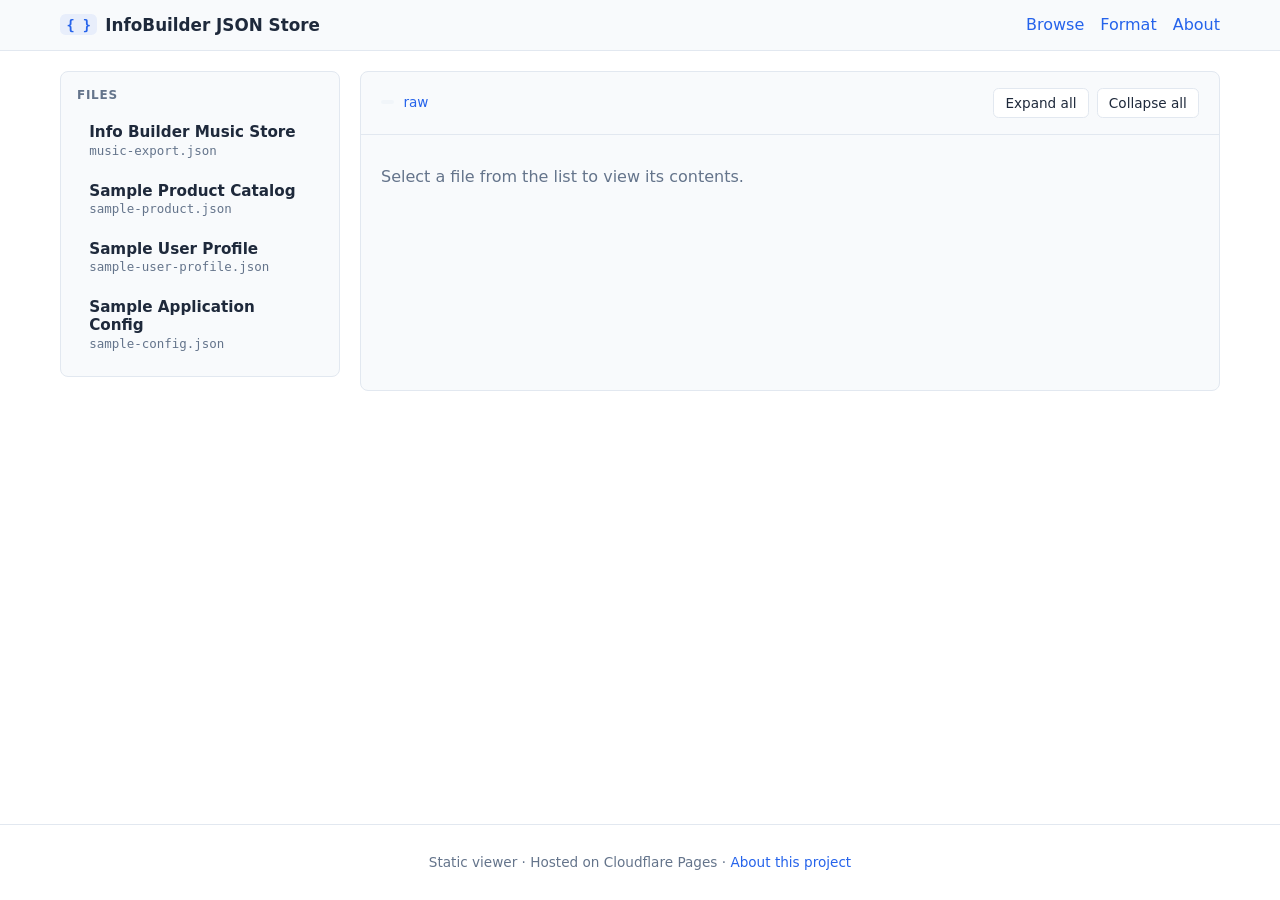
<file: index.html>
<!doctype html>
<html lang="en">
  <head>
    <meta charset="utf-8" />
    <meta name="viewport" content="width=device-width, initial-scale=1" />
    <meta name="color-scheme" content="light dark" />
    <title>InfoBuilder JSON Store</title>
    <link rel="icon" href="/assets/favicon.svg" type="image/svg+xml">
    <link rel="stylesheet" href="/assets/css/styles.css">
    <script defer src="/assets/js/main.js"></script>
  </head>
  <body>
    <header class="site-header">
      <div class="site-header__inner">
        <a class="site-title" href="/">
          <span class="site-title__mark">{ }</span>
          InfoBuilder JSON Store
        </a>
        <nav class="site-nav">
          <a href="/">Browse</a>
          <a href="/format/">Format</a>
          <a href="/about/">About</a>
        </nav>
      </div>
    </header>

    <main class="layout">
      <aside class="sidebar" aria-label="JSON files">
        <h2 class="sidebar__heading">Files</h2>
        <ul id="file-list" class="file-list" aria-live="polite">
          <li class="file-list__status">Loading…</li>
        </ul>
      </aside>

      <section class="viewer" aria-label="JSON viewer">
        <div class="viewer__toolbar" id="viewer-toolbar" hidden>
          <div class="viewer__meta">
            <h2 id="viewer-title" class="viewer__title"></h2>
            <p id="viewer-description" class="viewer__description"></p>
            <p class="viewer__path">
              <code id="viewer-path"></code>
              <a id="viewer-raw" href="#" target="_blank" rel="noopener">raw</a>
            </p>
          </div>
          <div class="viewer__actions">
            <button type="button" id="expand-all">Expand all</button>
            <button type="button" id="collapse-all">Collapse all</button>
          </div>
        </div>
        <div id="viewer" class="viewer__content">
          <p class="viewer__placeholder">Select a file from the list to view its contents.</p>
        </div>
      </section>
    </main>

    <footer class="site-footer">
      <p>Static viewer · Hosted on Cloudflare Pages · <a href="/about/">About this project</a></p>
    </footer>
  </body>
</html>
</file>
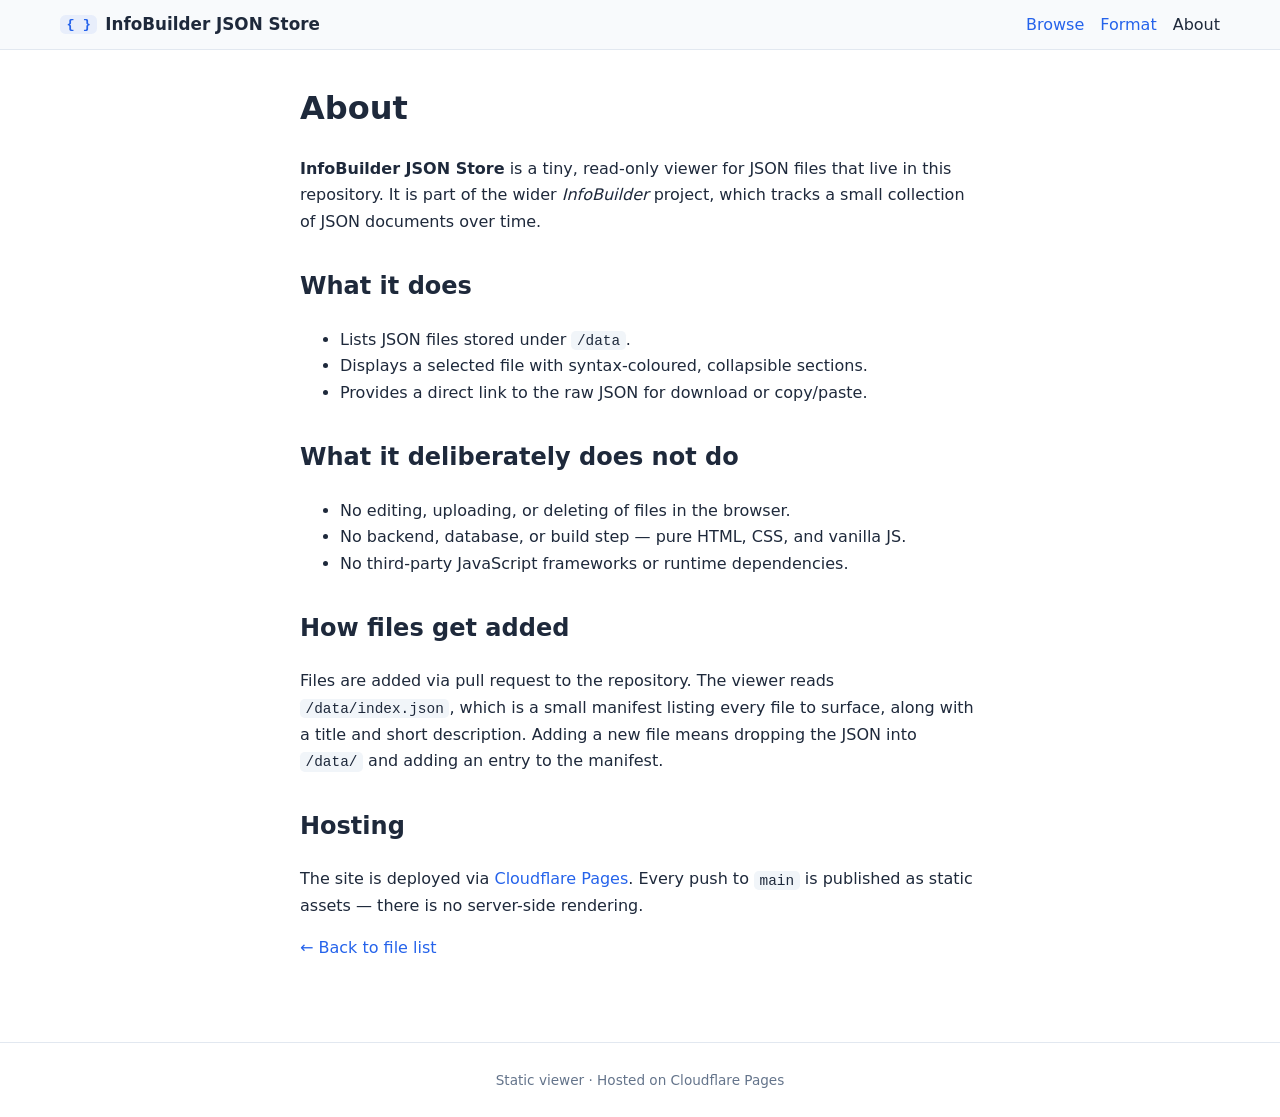
<file: about/index.html>
<!doctype html>
<html lang="en">
  <head>
    <meta charset="utf-8" />
    <meta name="viewport" content="width=device-width, initial-scale=1" />
    <meta name="color-scheme" content="light dark" />
    <title>About · InfoBuilder JSON Store</title>
    <link rel="icon" href="/assets/favicon.svg" type="image/svg+xml">
    <link rel="stylesheet" href="/assets/css/styles.css">
  </head>
  <body>
    <header class="site-header">
      <div class="site-header__inner">
        <a class="site-title" href="/">
          <span class="site-title__mark">{ }</span>
          InfoBuilder JSON Store
        </a>
        <nav class="site-nav">
          <a href="/">Browse</a>
          <a href="/format/">Format</a>
          <a href="/about/" aria-current="page">About</a>
        </nav>
      </div>
    </header>

    <main class="prose">
      <h1>About</h1>
      <p>
        <strong>InfoBuilder JSON Store</strong> is a tiny, read-only viewer for JSON
        files that live in this repository. It is part of the wider
        <em>InfoBuilder</em> project, which tracks a small collection of JSON
        documents over time.
      </p>

      <h2>What it does</h2>
      <ul>
        <li>Lists JSON files stored under <code>/data</code>.</li>
        <li>Displays a selected file with syntax-coloured, collapsible sections.</li>
        <li>Provides a direct link to the raw JSON for download or copy/paste.</li>
      </ul>

      <h2>What it deliberately does not do</h2>
      <ul>
        <li>No editing, uploading, or deleting of files in the browser.</li>
        <li>No backend, database, or build step — pure HTML, CSS, and vanilla JS.</li>
        <li>No third-party JavaScript frameworks or runtime dependencies.</li>
      </ul>

      <h2>How files get added</h2>
      <p>
        Files are added via pull request to the repository. The viewer reads
        <code>/data/index.json</code>, which is a small manifest listing every
        file to surface, along with a title and short description. Adding a new
        file means dropping the JSON into <code>/data/</code> and adding an entry
        to the manifest.
      </p>

      <h2>Hosting</h2>
      <p>
        The site is deployed via <a href="https://pages.cloudflare.com/">Cloudflare Pages</a>.
        Every push to <code>main</code> is published as static assets — there is no
        server-side rendering.
      </p>

      <p><a href="/">← Back to file list</a></p>
    </main>

    <footer class="site-footer">
      <p>Static viewer · Hosted on Cloudflare Pages</p>
    </footer>
  </body>
</html>
</file>
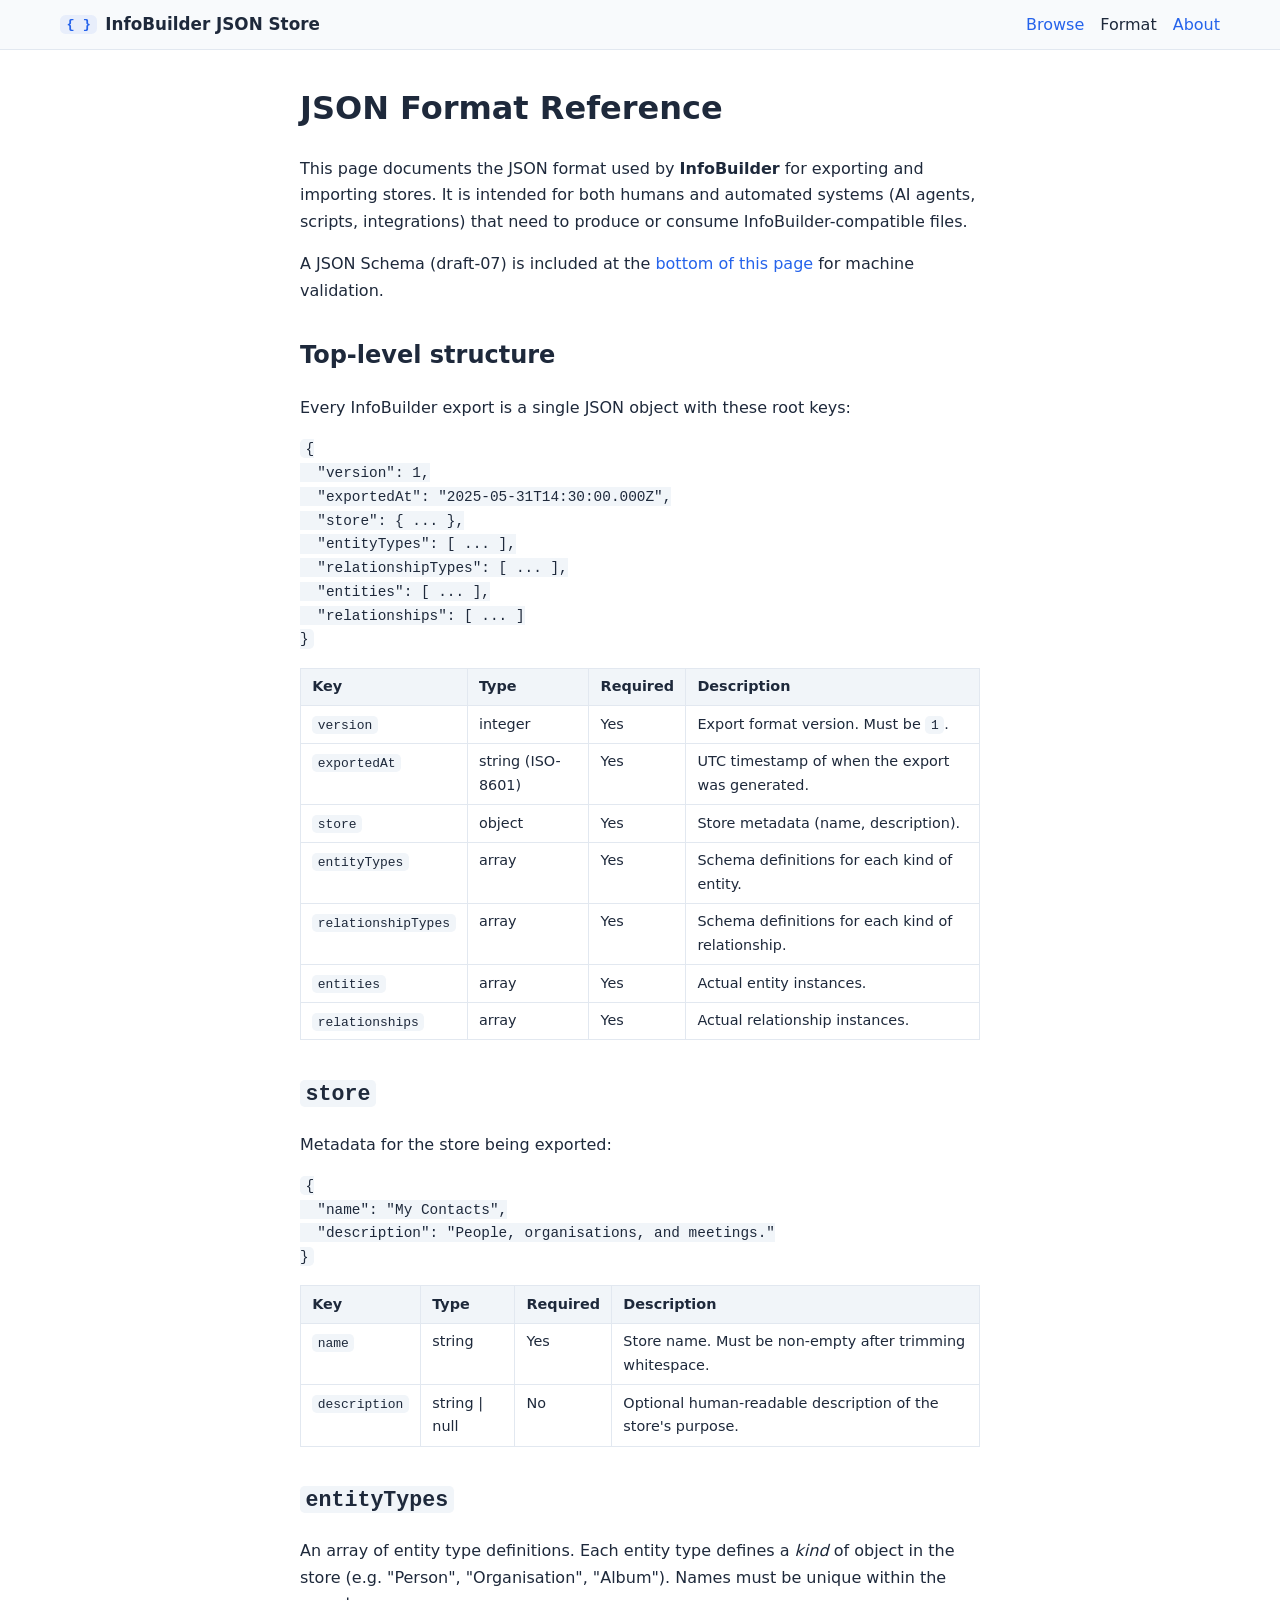
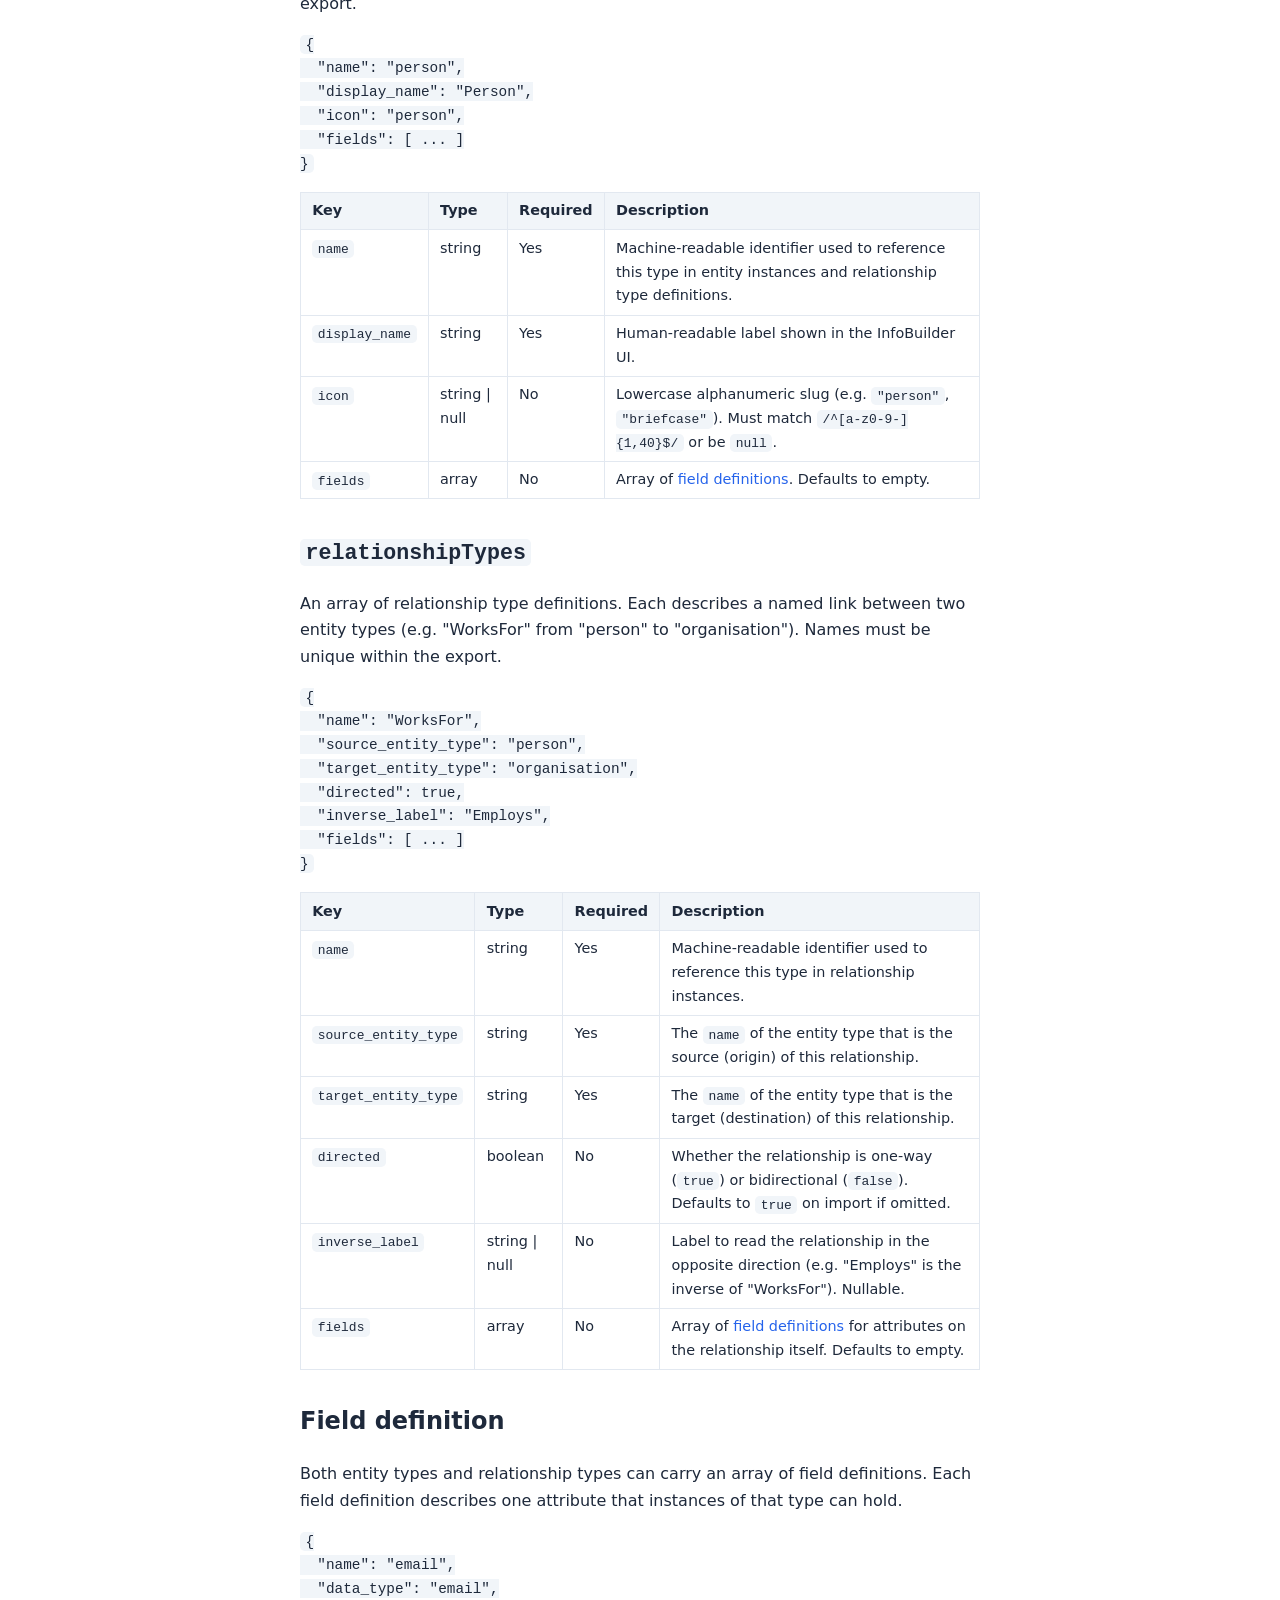
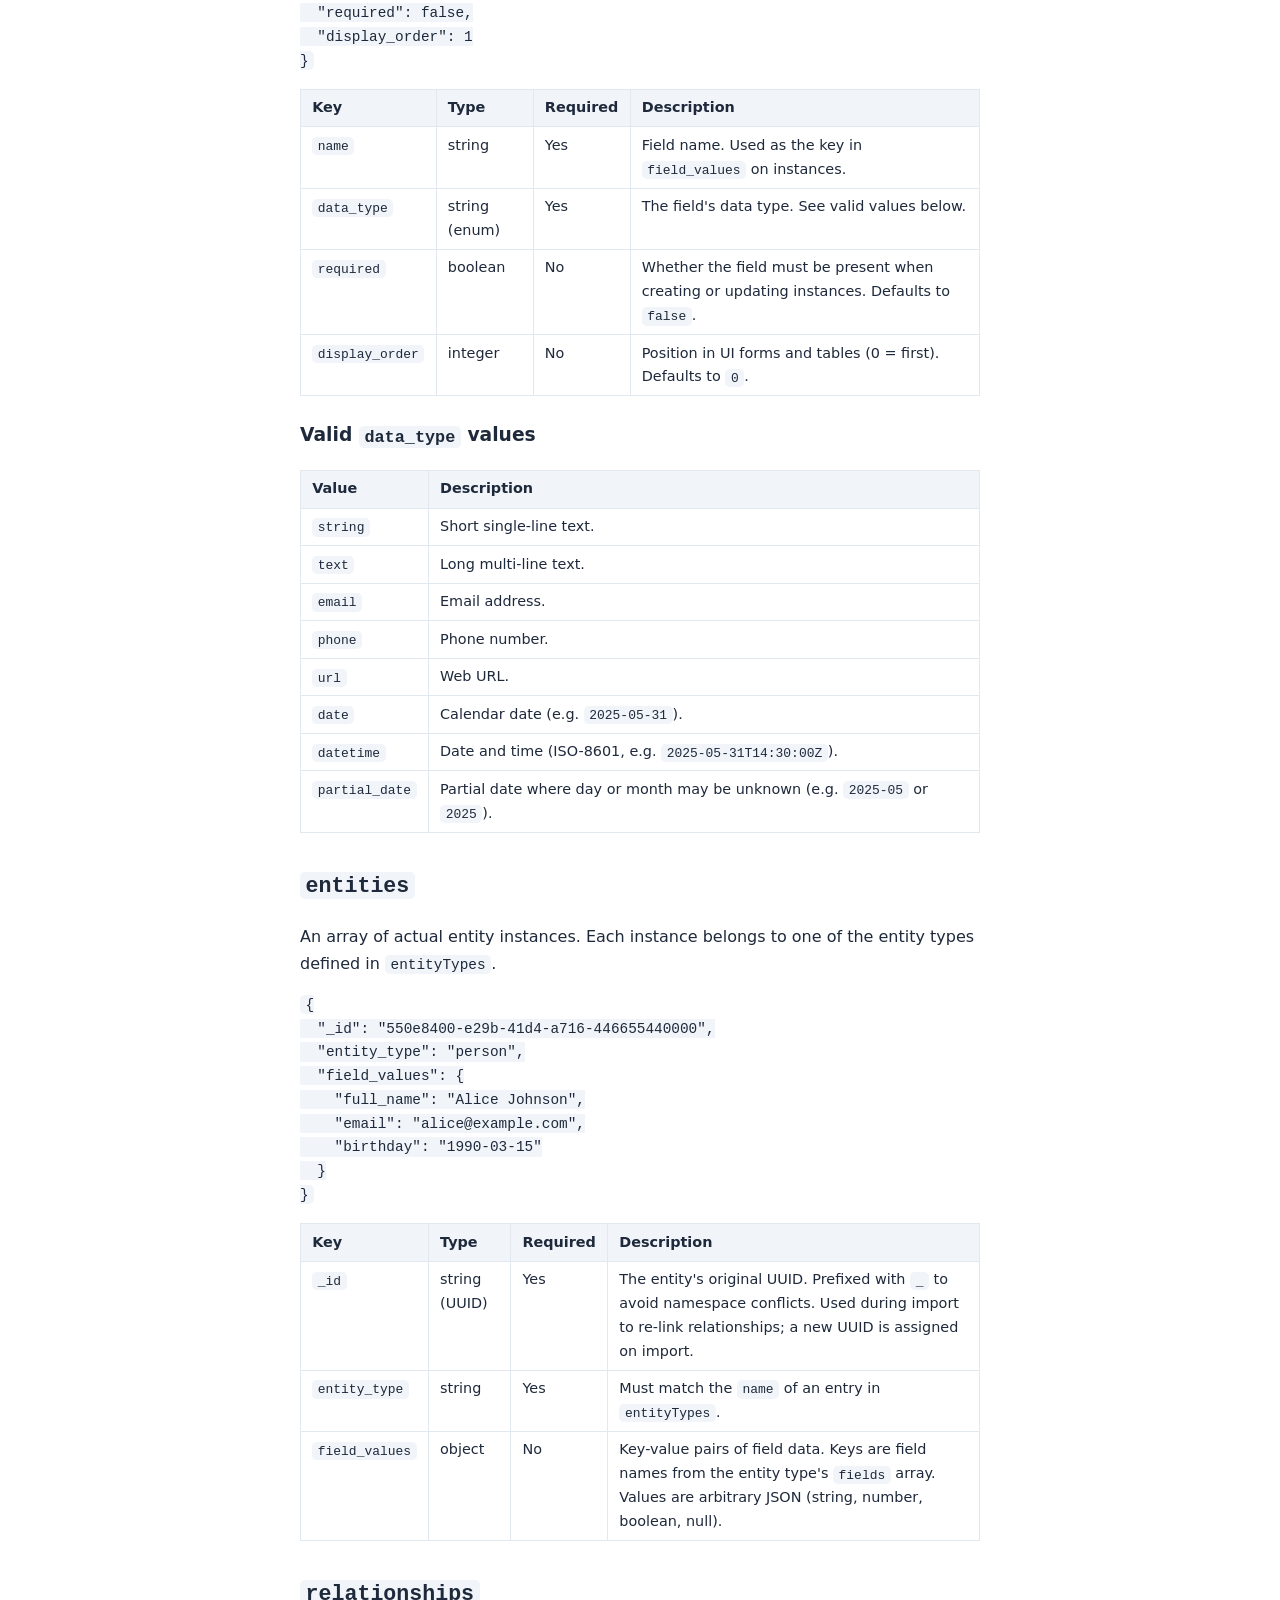
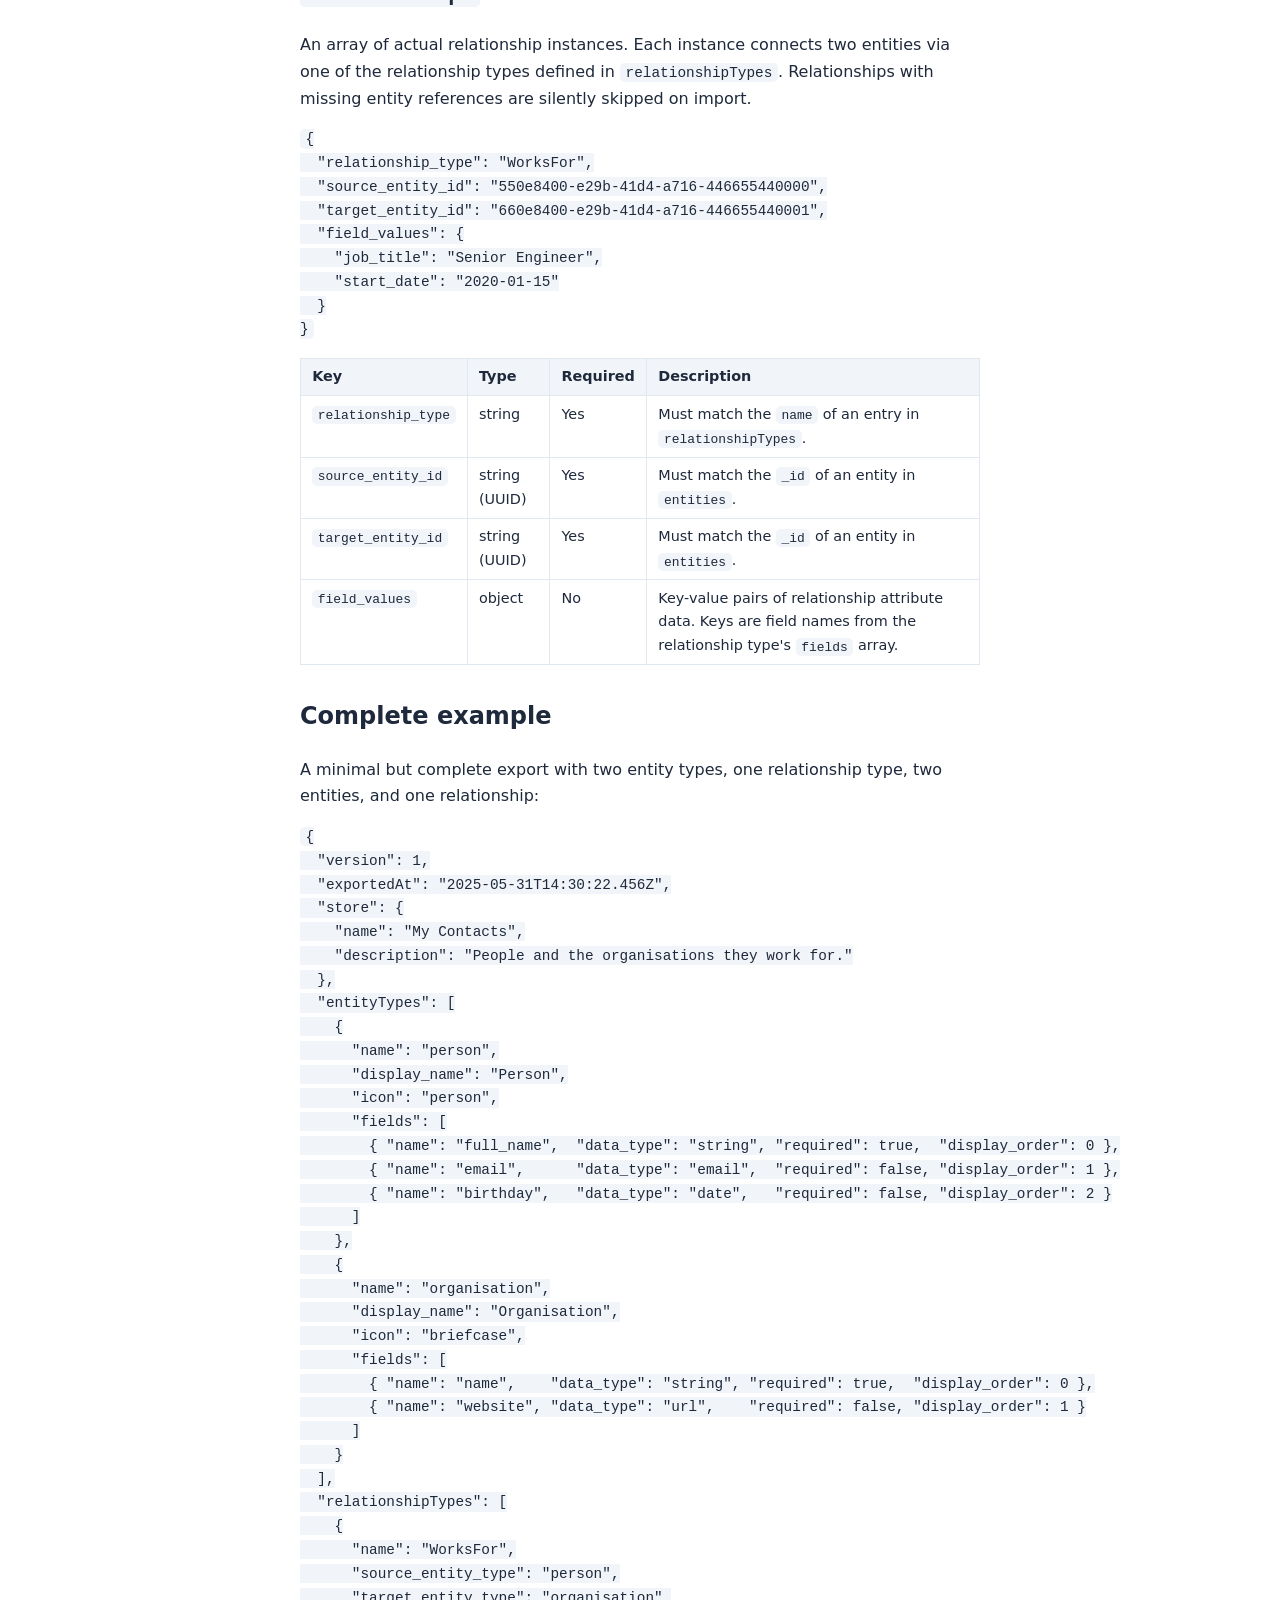
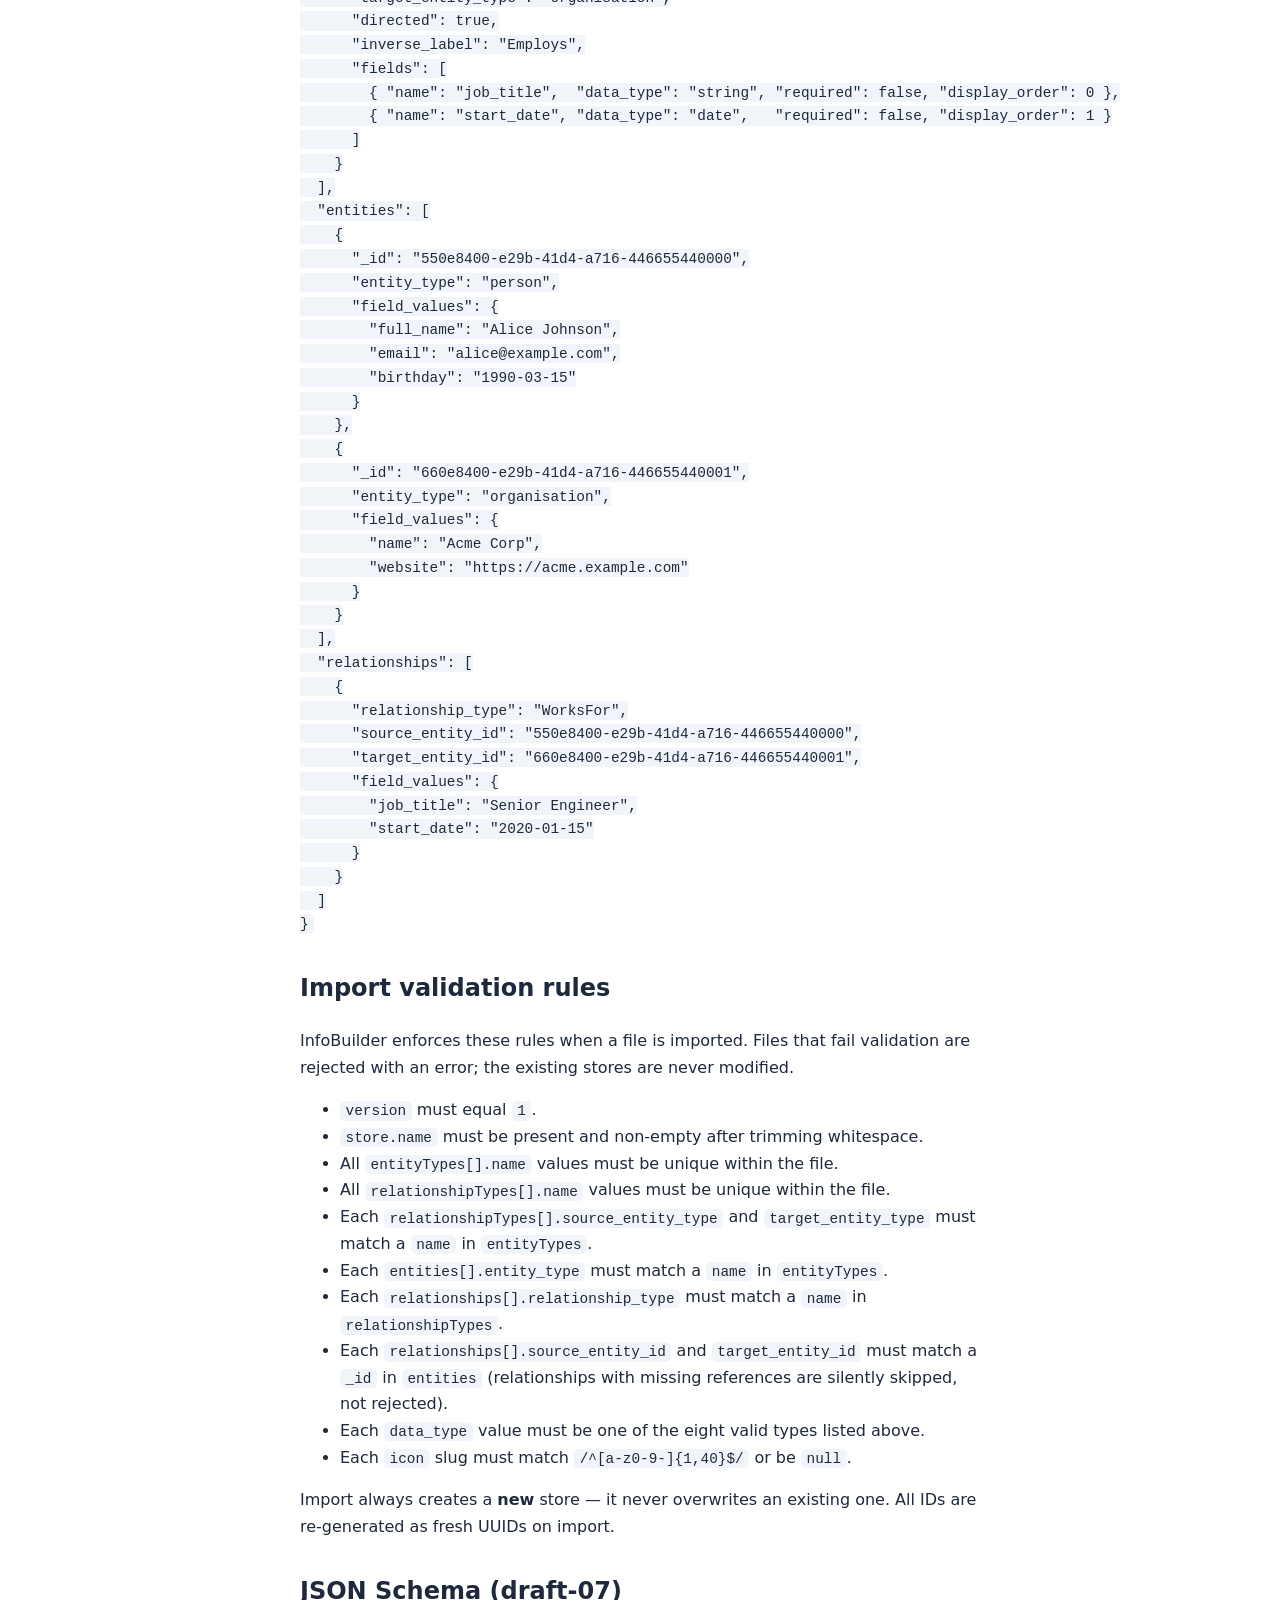
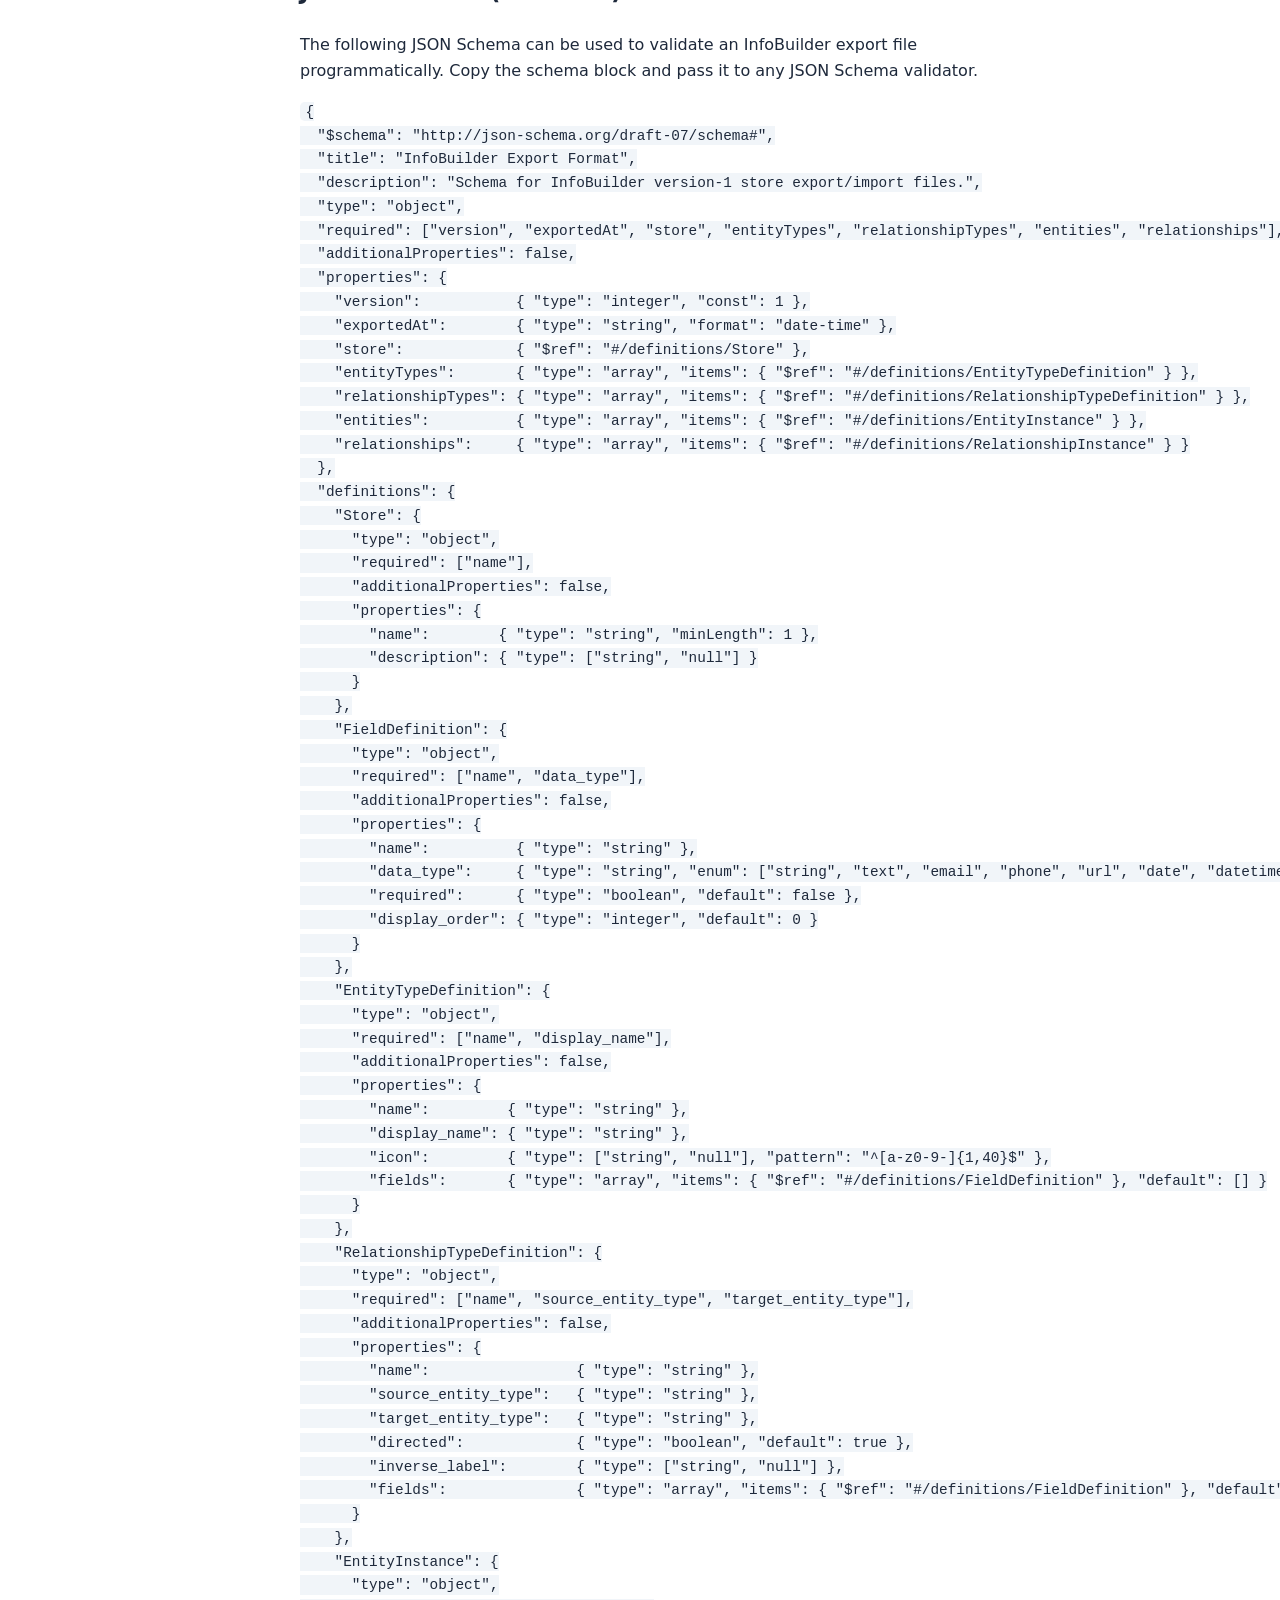
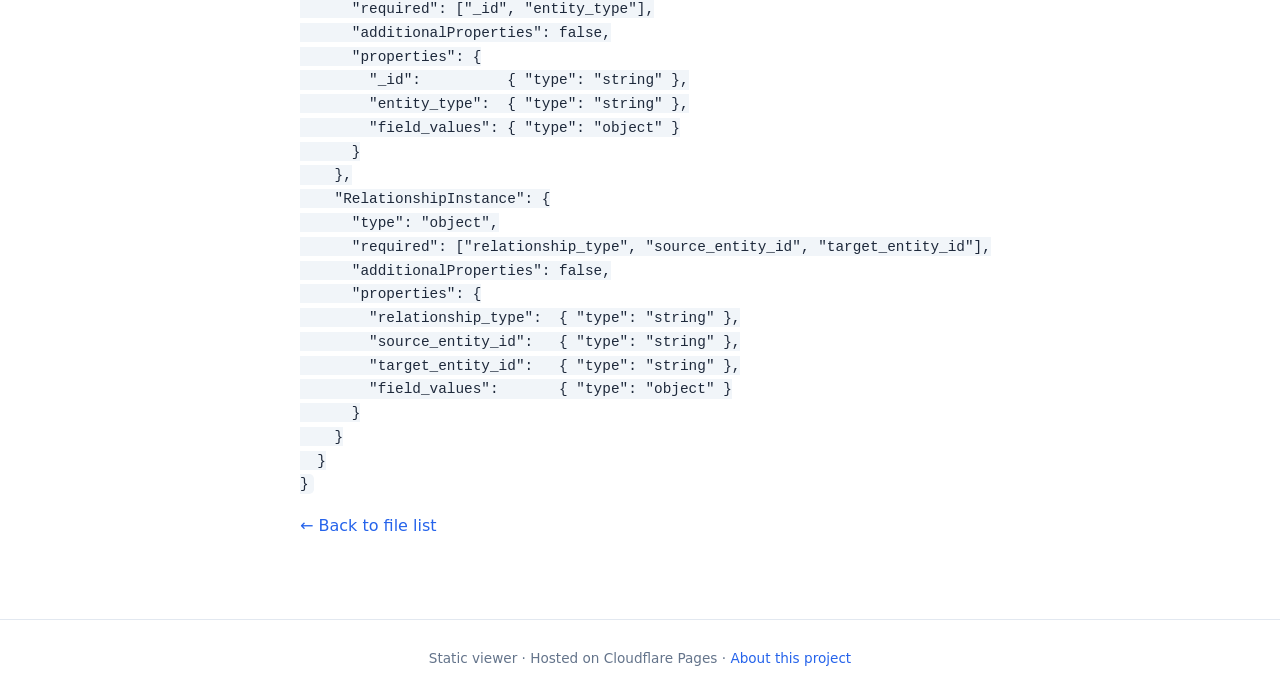
<file: format/index.html>
<!doctype html>
<html lang="en">
  <head>
    <meta charset="utf-8" />
    <meta name="viewport" content="width=device-width, initial-scale=1" />
    <meta name="color-scheme" content="light dark" />
    <title>JSON Format · InfoBuilder JSON Store</title>
    <meta name="description" content="Reference documentation for the InfoBuilder JSON export/import format. Covers all fields, data types, and validation rules." />
    <link rel="icon" href="/assets/favicon.svg" type="image/svg+xml">
    <link rel="stylesheet" href="/assets/css/styles.css">
  </head>
  <body>
    <header class="site-header">
      <div class="site-header__inner">
        <a class="site-title" href="/">
          <span class="site-title__mark">{ }</span>
          InfoBuilder JSON Store
        </a>
        <nav class="site-nav">
          <a href="/">Browse</a>
          <a href="/format/" aria-current="page">Format</a>
          <a href="/about/">About</a>
        </nav>
      </div>
    </header>

    <main class="prose">
      <h1>JSON Format Reference</h1>
      <p>
        This page documents the JSON format used by <strong>InfoBuilder</strong> for
        exporting and importing stores. It is intended for both humans and automated
        systems (AI agents, scripts, integrations) that need to produce or consume
        InfoBuilder-compatible files.
      </p>
      <p>
        A JSON Schema (draft-07) is included at the <a href="#json-schema">bottom of this page</a>
        for machine validation.
      </p>

      <h2 id="top-level-structure">Top-level structure</h2>
      <p>Every InfoBuilder export is a single JSON object with these root keys:</p>
      <pre><code>{
  "version": 1,
  "exportedAt": "2025-05-31T14:30:00.000Z",
  "store": { ... },
  "entityTypes": [ ... ],
  "relationshipTypes": [ ... ],
  "entities": [ ... ],
  "relationships": [ ... ]
}</code></pre>

      <table>
        <thead>
          <tr>
            <th>Key</th>
            <th>Type</th>
            <th>Required</th>
            <th>Description</th>
          </tr>
        </thead>
        <tbody>
          <tr>
            <td><code>version</code></td>
            <td>integer</td>
            <td>Yes</td>
            <td>Export format version. Must be <code>1</code>.</td>
          </tr>
          <tr>
            <td><code>exportedAt</code></td>
            <td>string (ISO-8601)</td>
            <td>Yes</td>
            <td>UTC timestamp of when the export was generated.</td>
          </tr>
          <tr>
            <td><code>store</code></td>
            <td>object</td>
            <td>Yes</td>
            <td>Store metadata (name, description).</td>
          </tr>
          <tr>
            <td><code>entityTypes</code></td>
            <td>array</td>
            <td>Yes</td>
            <td>Schema definitions for each kind of entity.</td>
          </tr>
          <tr>
            <td><code>relationshipTypes</code></td>
            <td>array</td>
            <td>Yes</td>
            <td>Schema definitions for each kind of relationship.</td>
          </tr>
          <tr>
            <td><code>entities</code></td>
            <td>array</td>
            <td>Yes</td>
            <td>Actual entity instances.</td>
          </tr>
          <tr>
            <td><code>relationships</code></td>
            <td>array</td>
            <td>Yes</td>
            <td>Actual relationship instances.</td>
          </tr>
        </tbody>
      </table>

      <h2 id="store"><code>store</code></h2>
      <p>Metadata for the store being exported:</p>
      <pre><code>{
  "name": "My Contacts",
  "description": "People, organisations, and meetings."
}</code></pre>

      <table>
        <thead>
          <tr><th>Key</th><th>Type</th><th>Required</th><th>Description</th></tr>
        </thead>
        <tbody>
          <tr>
            <td><code>name</code></td>
            <td>string</td>
            <td>Yes</td>
            <td>Store name. Must be non-empty after trimming whitespace.</td>
          </tr>
          <tr>
            <td><code>description</code></td>
            <td>string | null</td>
            <td>No</td>
            <td>Optional human-readable description of the store's purpose.</td>
          </tr>
        </tbody>
      </table>

      <h2 id="entity-types"><code>entityTypes</code></h2>
      <p>
        An array of entity type definitions. Each entity type defines a <em>kind</em> of
        object in the store (e.g. "Person", "Organisation", "Album"). Names must be
        unique within the export.
      </p>
      <pre><code>{
  "name": "person",
  "display_name": "Person",
  "icon": "person",
  "fields": [ ... ]
}</code></pre>

      <table>
        <thead>
          <tr><th>Key</th><th>Type</th><th>Required</th><th>Description</th></tr>
        </thead>
        <tbody>
          <tr>
            <td><code>name</code></td>
            <td>string</td>
            <td>Yes</td>
            <td>Machine-readable identifier used to reference this type in entity instances and relationship type definitions.</td>
          </tr>
          <tr>
            <td><code>display_name</code></td>
            <td>string</td>
            <td>Yes</td>
            <td>Human-readable label shown in the InfoBuilder UI.</td>
          </tr>
          <tr>
            <td><code>icon</code></td>
            <td>string | null</td>
            <td>No</td>
            <td>Lowercase alphanumeric slug (e.g. <code>"person"</code>, <code>"briefcase"</code>). Must match <code>/^[a-z0-9-]{1,40}$/</code> or be <code>null</code>.</td>
          </tr>
          <tr>
            <td><code>fields</code></td>
            <td>array</td>
            <td>No</td>
            <td>Array of <a href="#field-definition">field definitions</a>. Defaults to empty.</td>
          </tr>
        </tbody>
      </table>

      <h2 id="relationship-types"><code>relationshipTypes</code></h2>
      <p>
        An array of relationship type definitions. Each describes a named link between
        two entity types (e.g. "WorksFor" from "person" to "organisation"). Names must
        be unique within the export.
      </p>
      <pre><code>{
  "name": "WorksFor",
  "source_entity_type": "person",
  "target_entity_type": "organisation",
  "directed": true,
  "inverse_label": "Employs",
  "fields": [ ... ]
}</code></pre>

      <table>
        <thead>
          <tr><th>Key</th><th>Type</th><th>Required</th><th>Description</th></tr>
        </thead>
        <tbody>
          <tr>
            <td><code>name</code></td>
            <td>string</td>
            <td>Yes</td>
            <td>Machine-readable identifier used to reference this type in relationship instances.</td>
          </tr>
          <tr>
            <td><code>source_entity_type</code></td>
            <td>string</td>
            <td>Yes</td>
            <td>The <code>name</code> of the entity type that is the source (origin) of this relationship.</td>
          </tr>
          <tr>
            <td><code>target_entity_type</code></td>
            <td>string</td>
            <td>Yes</td>
            <td>The <code>name</code> of the entity type that is the target (destination) of this relationship.</td>
          </tr>
          <tr>
            <td><code>directed</code></td>
            <td>boolean</td>
            <td>No</td>
            <td>Whether the relationship is one-way (<code>true</code>) or bidirectional (<code>false</code>). Defaults to <code>true</code> on import if omitted.</td>
          </tr>
          <tr>
            <td><code>inverse_label</code></td>
            <td>string | null</td>
            <td>No</td>
            <td>Label to read the relationship in the opposite direction (e.g. "Employs" is the inverse of "WorksFor"). Nullable.</td>
          </tr>
          <tr>
            <td><code>fields</code></td>
            <td>array</td>
            <td>No</td>
            <td>Array of <a href="#field-definition">field definitions</a> for attributes on the relationship itself. Defaults to empty.</td>
          </tr>
        </tbody>
      </table>

      <h2 id="field-definition">Field definition</h2>
      <p>
        Both entity types and relationship types can carry an array of field definitions.
        Each field definition describes one attribute that instances of that type can hold.
      </p>
      <pre><code>{
  "name": "email",
  "data_type": "email",
  "required": false,
  "display_order": 1
}</code></pre>

      <table>
        <thead>
          <tr><th>Key</th><th>Type</th><th>Required</th><th>Description</th></tr>
        </thead>
        <tbody>
          <tr>
            <td><code>name</code></td>
            <td>string</td>
            <td>Yes</td>
            <td>Field name. Used as the key in <code>field_values</code> on instances.</td>
          </tr>
          <tr>
            <td><code>data_type</code></td>
            <td>string (enum)</td>
            <td>Yes</td>
            <td>The field's data type. See valid values below.</td>
          </tr>
          <tr>
            <td><code>required</code></td>
            <td>boolean</td>
            <td>No</td>
            <td>Whether the field must be present when creating or updating instances. Defaults to <code>false</code>.</td>
          </tr>
          <tr>
            <td><code>display_order</code></td>
            <td>integer</td>
            <td>No</td>
            <td>Position in UI forms and tables (0 = first). Defaults to <code>0</code>.</td>
          </tr>
        </tbody>
      </table>

      <h3 id="data-types">Valid <code>data_type</code> values</h3>
      <table>
        <thead>
          <tr><th>Value</th><th>Description</th></tr>
        </thead>
        <tbody>
          <tr><td><code>string</code></td><td>Short single-line text.</td></tr>
          <tr><td><code>text</code></td><td>Long multi-line text.</td></tr>
          <tr><td><code>email</code></td><td>Email address.</td></tr>
          <tr><td><code>phone</code></td><td>Phone number.</td></tr>
          <tr><td><code>url</code></td><td>Web URL.</td></tr>
          <tr><td><code>date</code></td><td>Calendar date (e.g. <code>2025-05-31</code>).</td></tr>
          <tr><td><code>datetime</code></td><td>Date and time (ISO-8601, e.g. <code>2025-05-31T14:30:00Z</code>).</td></tr>
          <tr><td><code>partial_date</code></td><td>Partial date where day or month may be unknown (e.g. <code>2025-05</code> or <code>2025</code>).</td></tr>
        </tbody>
      </table>

      <h2 id="entities"><code>entities</code></h2>
      <p>
        An array of actual entity instances. Each instance belongs to one of the entity types
        defined in <code>entityTypes</code>.
      </p>
      <pre><code>{
  "_id": "550e8400-e29b-41d4-a716-446655440000",
  "entity_type": "person",
  "field_values": {
    "full_name": "Alice Johnson",
    "email": "alice@example.com",
    "birthday": "1990-03-15"
  }
}</code></pre>

      <table>
        <thead>
          <tr><th>Key</th><th>Type</th><th>Required</th><th>Description</th></tr>
        </thead>
        <tbody>
          <tr>
            <td><code>_id</code></td>
            <td>string (UUID)</td>
            <td>Yes</td>
            <td>The entity's original UUID. Prefixed with <code>_</code> to avoid namespace conflicts. Used during import to re-link relationships; a new UUID is assigned on import.</td>
          </tr>
          <tr>
            <td><code>entity_type</code></td>
            <td>string</td>
            <td>Yes</td>
            <td>Must match the <code>name</code> of an entry in <code>entityTypes</code>.</td>
          </tr>
          <tr>
            <td><code>field_values</code></td>
            <td>object</td>
            <td>No</td>
            <td>Key-value pairs of field data. Keys are field names from the entity type's <code>fields</code> array. Values are arbitrary JSON (string, number, boolean, null).</td>
          </tr>
        </tbody>
      </table>

      <h2 id="relationships"><code>relationships</code></h2>
      <p>
        An array of actual relationship instances. Each instance connects two entities
        via one of the relationship types defined in <code>relationshipTypes</code>.
        Relationships with missing entity references are silently skipped on import.
      </p>
      <pre><code>{
  "relationship_type": "WorksFor",
  "source_entity_id": "550e8400-e29b-41d4-a716-446655440000",
  "target_entity_id": "660e8400-e29b-41d4-a716-446655440001",
  "field_values": {
    "job_title": "Senior Engineer",
    "start_date": "2020-01-15"
  }
}</code></pre>

      <table>
        <thead>
          <tr><th>Key</th><th>Type</th><th>Required</th><th>Description</th></tr>
        </thead>
        <tbody>
          <tr>
            <td><code>relationship_type</code></td>
            <td>string</td>
            <td>Yes</td>
            <td>Must match the <code>name</code> of an entry in <code>relationshipTypes</code>.</td>
          </tr>
          <tr>
            <td><code>source_entity_id</code></td>
            <td>string (UUID)</td>
            <td>Yes</td>
            <td>Must match the <code>_id</code> of an entity in <code>entities</code>.</td>
          </tr>
          <tr>
            <td><code>target_entity_id</code></td>
            <td>string (UUID)</td>
            <td>Yes</td>
            <td>Must match the <code>_id</code> of an entity in <code>entities</code>.</td>
          </tr>
          <tr>
            <td><code>field_values</code></td>
            <td>object</td>
            <td>No</td>
            <td>Key-value pairs of relationship attribute data. Keys are field names from the relationship type's <code>fields</code> array.</td>
          </tr>
        </tbody>
      </table>

      <h2 id="complete-example">Complete example</h2>
      <p>A minimal but complete export with two entity types, one relationship type, two entities, and one relationship:</p>
      <pre><code>{
  "version": 1,
  "exportedAt": "2025-05-31T14:30:22.456Z",
  "store": {
    "name": "My Contacts",
    "description": "People and the organisations they work for."
  },
  "entityTypes": [
    {
      "name": "person",
      "display_name": "Person",
      "icon": "person",
      "fields": [
        { "name": "full_name",  "data_type": "string", "required": true,  "display_order": 0 },
        { "name": "email",      "data_type": "email",  "required": false, "display_order": 1 },
        { "name": "birthday",   "data_type": "date",   "required": false, "display_order": 2 }
      ]
    },
    {
      "name": "organisation",
      "display_name": "Organisation",
      "icon": "briefcase",
      "fields": [
        { "name": "name",    "data_type": "string", "required": true,  "display_order": 0 },
        { "name": "website", "data_type": "url",    "required": false, "display_order": 1 }
      ]
    }
  ],
  "relationshipTypes": [
    {
      "name": "WorksFor",
      "source_entity_type": "person",
      "target_entity_type": "organisation",
      "directed": true,
      "inverse_label": "Employs",
      "fields": [
        { "name": "job_title",  "data_type": "string", "required": false, "display_order": 0 },
        { "name": "start_date", "data_type": "date",   "required": false, "display_order": 1 }
      ]
    }
  ],
  "entities": [
    {
      "_id": "550e8400-e29b-41d4-a716-446655440000",
      "entity_type": "person",
      "field_values": {
        "full_name": "Alice Johnson",
        "email": "alice@example.com",
        "birthday": "1990-03-15"
      }
    },
    {
      "_id": "660e8400-e29b-41d4-a716-446655440001",
      "entity_type": "organisation",
      "field_values": {
        "name": "Acme Corp",
        "website": "https://acme.example.com"
      }
    }
  ],
  "relationships": [
    {
      "relationship_type": "WorksFor",
      "source_entity_id": "550e8400-e29b-41d4-a716-446655440000",
      "target_entity_id": "660e8400-e29b-41d4-a716-446655440001",
      "field_values": {
        "job_title": "Senior Engineer",
        "start_date": "2020-01-15"
      }
    }
  ]
}</code></pre>

      <h2 id="validation-rules">Import validation rules</h2>
      <p>InfoBuilder enforces these rules when a file is imported. Files that fail validation are rejected with an error; the existing stores are never modified.</p>
      <ul>
        <li><code>version</code> must equal <code>1</code>.</li>
        <li><code>store.name</code> must be present and non-empty after trimming whitespace.</li>
        <li>All <code>entityTypes[].name</code> values must be unique within the file.</li>
        <li>All <code>relationshipTypes[].name</code> values must be unique within the file.</li>
        <li>Each <code>relationshipTypes[].source_entity_type</code> and <code>target_entity_type</code> must match a <code>name</code> in <code>entityTypes</code>.</li>
        <li>Each <code>entities[].entity_type</code> must match a <code>name</code> in <code>entityTypes</code>.</li>
        <li>Each <code>relationships[].relationship_type</code> must match a <code>name</code> in <code>relationshipTypes</code>.</li>
        <li>Each <code>relationships[].source_entity_id</code> and <code>target_entity_id</code> must match a <code>_id</code> in <code>entities</code> (relationships with missing references are silently skipped, not rejected).</li>
        <li>Each <code>data_type</code> value must be one of the eight valid types listed above.</li>
        <li>Each <code>icon</code> slug must match <code>/^[a-z0-9-]{1,40}$/</code> or be <code>null</code>.</li>
      </ul>
      <p>Import always creates a <strong>new</strong> store — it never overwrites an existing one. All IDs are re-generated as fresh UUIDs on import.</p>

      <h2 id="json-schema">JSON Schema (draft-07)</h2>
      <p>
        The following JSON Schema can be used to validate an InfoBuilder export file
        programmatically. Copy the schema block and pass it to any JSON Schema validator.
      </p>
      <pre><code>{
  "$schema": "http://json-schema.org/draft-07/schema#",
  "title": "InfoBuilder Export Format",
  "description": "Schema for InfoBuilder version-1 store export/import files.",
  "type": "object",
  "required": ["version", "exportedAt", "store", "entityTypes", "relationshipTypes", "entities", "relationships"],
  "additionalProperties": false,
  "properties": {
    "version":           { "type": "integer", "const": 1 },
    "exportedAt":        { "type": "string", "format": "date-time" },
    "store":             { "$ref": "#/definitions/Store" },
    "entityTypes":       { "type": "array", "items": { "$ref": "#/definitions/EntityTypeDefinition" } },
    "relationshipTypes": { "type": "array", "items": { "$ref": "#/definitions/RelationshipTypeDefinition" } },
    "entities":          { "type": "array", "items": { "$ref": "#/definitions/EntityInstance" } },
    "relationships":     { "type": "array", "items": { "$ref": "#/definitions/RelationshipInstance" } }
  },
  "definitions": {
    "Store": {
      "type": "object",
      "required": ["name"],
      "additionalProperties": false,
      "properties": {
        "name":        { "type": "string", "minLength": 1 },
        "description": { "type": ["string", "null"] }
      }
    },
    "FieldDefinition": {
      "type": "object",
      "required": ["name", "data_type"],
      "additionalProperties": false,
      "properties": {
        "name":          { "type": "string" },
        "data_type":     { "type": "string", "enum": ["string", "text", "email", "phone", "url", "date", "datetime", "partial_date"] },
        "required":      { "type": "boolean", "default": false },
        "display_order": { "type": "integer", "default": 0 }
      }
    },
    "EntityTypeDefinition": {
      "type": "object",
      "required": ["name", "display_name"],
      "additionalProperties": false,
      "properties": {
        "name":         { "type": "string" },
        "display_name": { "type": "string" },
        "icon":         { "type": ["string", "null"], "pattern": "^[a-z0-9-]{1,40}$" },
        "fields":       { "type": "array", "items": { "$ref": "#/definitions/FieldDefinition" }, "default": [] }
      }
    },
    "RelationshipTypeDefinition": {
      "type": "object",
      "required": ["name", "source_entity_type", "target_entity_type"],
      "additionalProperties": false,
      "properties": {
        "name":                 { "type": "string" },
        "source_entity_type":   { "type": "string" },
        "target_entity_type":   { "type": "string" },
        "directed":             { "type": "boolean", "default": true },
        "inverse_label":        { "type": ["string", "null"] },
        "fields":               { "type": "array", "items": { "$ref": "#/definitions/FieldDefinition" }, "default": [] }
      }
    },
    "EntityInstance": {
      "type": "object",
      "required": ["_id", "entity_type"],
      "additionalProperties": false,
      "properties": {
        "_id":          { "type": "string" },
        "entity_type":  { "type": "string" },
        "field_values": { "type": "object" }
      }
    },
    "RelationshipInstance": {
      "type": "object",
      "required": ["relationship_type", "source_entity_id", "target_entity_id"],
      "additionalProperties": false,
      "properties": {
        "relationship_type":  { "type": "string" },
        "source_entity_id":   { "type": "string" },
        "target_entity_id":   { "type": "string" },
        "field_values":       { "type": "object" }
      }
    }
  }
}</code></pre>

      <p><a href="/">← Back to file list</a></p>
    </main>

    <footer class="site-footer">
      <p>Static viewer · Hosted on Cloudflare Pages · <a href="/about/">About this project</a></p>
    </footer>
  </body>
</html>
</file>
<file: assets/css/styles.css>
:root {
  color-scheme: light dark;
  --color-bg: #ffffff;
  --color-bg-elev: #f8fafc;
  --color-text: #1e293b;
  --color-muted: #64748b;
  --color-accent: #2563eb;
  --color-accent-soft: rgba(37, 99, 235, 0.08);
  --color-border: #e2e8f0;
  --color-code-bg: #f1f5f9;

  /* JSON token colors (light) */
  --tok-key: #0f766e;
  --tok-string: #b45309;
  --tok-number: #2563eb;
  --tok-bool: #9333ea;
  --tok-null: #64748b;
  --tok-punct: #475569;
}

@media (prefers-color-scheme: dark) {
  :root {
    --color-bg: #0f172a;
    --color-bg-elev: #111c34;
    --color-text: #e2e8f0;
    --color-muted: #94a3b8;
    --color-accent: #60a5fa;
    --color-accent-soft: rgba(96, 165, 250, 0.12);
    --color-border: #1e293b;
    --color-code-bg: #0b1424;

    --tok-key: #5eead4;
    --tok-string: #fbbf24;
    --tok-number: #93c5fd;
    --tok-bool: #c4b5fd;
    --tok-null: #94a3b8;
    --tok-punct: #94a3b8;
  }
}

* {
  box-sizing: border-box;
}

html, body {
  margin: 0;
  padding: 0;
}

body {
  font-family: system-ui, -apple-system, "Segoe UI", Roboto, sans-serif;
  background-color: var(--color-bg);
  color: var(--color-text);
  min-height: 100vh;
  display: flex;
  flex-direction: column;
}

a {
  text-decoration: none;
  color: var(--color-accent);
}

a:hover {
  text-decoration: underline;
}

code {
  font-family: ui-monospace, SFMono-Regular, Menlo, Consolas, monospace;
  font-size: 0.9em;
}

/* Header */
.site-header {
  background: var(--color-bg-elev);
  border-bottom: 1px solid var(--color-border);
}

.site-header__inner {
  max-width: 1200px;
  margin: 0 auto;
  padding: 0.9rem 1.25rem;
  display: flex;
  align-items: center;
  justify-content: space-between;
  gap: 1rem;
}

.site-title {
  display: inline-flex;
  align-items: center;
  gap: 0.5rem;
  color: var(--color-text);
  font-weight: 600;
  font-size: 1.05rem;
}

.site-title:hover {
  text-decoration: none;
}

.site-title__mark {
  display: inline-block;
  padding: 0.15rem 0.4rem;
  border-radius: 0.35rem;
  background: var(--color-accent-soft);
  color: var(--color-accent);
  font-family: ui-monospace, SFMono-Regular, Menlo, Consolas, monospace;
  font-size: 0.85rem;
}

.site-nav {
  display: flex;
  gap: 1rem;
}

.site-nav a[aria-current="page"] {
  color: var(--color-text);
}

/* Layout */
.layout {
  flex: 1;
  max-width: 1200px;
  width: 100%;
  margin: 0 auto;
  padding: 1.25rem;
  display: grid;
  grid-template-columns: 280px 1fr;
  gap: 1.25rem;
  align-items: start;
}

@media (max-width: 760px) {
  .layout {
    grid-template-columns: 1fr;
  }
}

/* Sidebar */
.sidebar {
  background: var(--color-bg-elev);
  border: 1px solid var(--color-border);
  border-radius: 0.5rem;
  padding: 1rem;
  position: sticky;
  top: 1rem;
}

.sidebar__heading {
  margin: 0 0 0.75rem;
  font-size: 0.75rem;
  text-transform: uppercase;
  letter-spacing: 0.06em;
  color: var(--color-muted);
}

.file-list {
  list-style: none;
  margin: 0;
  padding: 0;
  display: flex;
  flex-direction: column;
  gap: 0.25rem;
}

.file-list__status,
.file-list__empty,
.file-list__error {
  color: var(--color-muted);
  font-size: 0.9rem;
  padding: 0.5rem 0.25rem;
}

.file-list__error {
  color: #b91c1c;
}

.file-list a {
  display: block;
  padding: 0.55rem 0.7rem;
  border-radius: 0.4rem;
  color: var(--color-text);
  border: 1px solid transparent;
}

.file-list a:hover {
  background: var(--color-accent-soft);
  text-decoration: none;
}

.file-list a[aria-current="true"] {
  background: var(--color-accent-soft);
  border-color: var(--color-accent);
  color: var(--color-accent);
}

.file-list__title {
  display: block;
  font-weight: 600;
  font-size: 0.95rem;
}

.file-list__path {
  display: block;
  font-family: ui-monospace, SFMono-Regular, Menlo, Consolas, monospace;
  font-size: 0.78rem;
  color: var(--color-muted);
  margin-top: 0.1rem;
}

/* Viewer */
.viewer {
  background: var(--color-bg-elev);
  border: 1px solid var(--color-border);
  border-radius: 0.5rem;
  min-height: 320px;
  display: flex;
  flex-direction: column;
}

.viewer__toolbar {
  display: flex;
  align-items: flex-start;
  justify-content: space-between;
  gap: 1rem;
  padding: 1rem 1.25rem;
  border-bottom: 1px solid var(--color-border);
  flex-wrap: wrap;
}

.viewer__title {
  margin: 0;
  font-size: 1.1rem;
}

.viewer__description {
  margin: 0.25rem 0 0;
  color: var(--color-muted);
  font-size: 0.92rem;
}

.viewer__path {
  margin: 0.4rem 0 0;
  font-size: 0.85rem;
  color: var(--color-muted);
  display: flex;
  align-items: center;
  gap: 0.6rem;
}

.viewer__path code {
  background: var(--color-code-bg);
  padding: 0.1rem 0.4rem;
  border-radius: 0.3rem;
}

.viewer__actions {
  display: flex;
  gap: 0.5rem;
}

.viewer__actions button {
  font: inherit;
  font-size: 0.85rem;
  padding: 0.4rem 0.7rem;
  border: 1px solid var(--color-border);
  background: var(--color-bg);
  color: var(--color-text);
  border-radius: 0.35rem;
  cursor: pointer;
}

.viewer__actions button:hover {
  border-color: var(--color-accent);
  color: var(--color-accent);
}

.viewer__content {
  padding: 1rem 1.25rem 1.5rem;
  overflow-x: auto;
}

.viewer__placeholder {
  color: var(--color-muted);
  margin: 1rem 0;
}

.viewer__error {
  color: #b91c1c;
  margin: 1rem 0;
}

/* JSON tree */
.json-tree {
  font-family: ui-monospace, SFMono-Regular, Menlo, Consolas, monospace;
  font-size: 0.92rem;
  line-height: 1.55;
  margin: 0;
}

.json-tree ul {
  list-style: none;
  margin: 0;
  padding: 0 0 0 1.4rem;
  border-left: 1px dashed var(--color-border);
}

.json-tree li {
  position: relative;
}

.json-tree .json-node--collapsible > .json-summary {
  cursor: pointer;
  user-select: none;
}

.json-toggle {
  display: inline-block;
  width: 1rem;
  color: var(--color-muted);
  text-align: center;
  margin-right: 0.15rem;
  font-size: 0.75rem;
}

.json-node--collapsed > ul,
.json-node--collapsed > .json-closing {
  display: none;
}

.json-node--collapsed > .json-summary .json-ellipsis {
  display: inline;
}

.json-node--collapsed > .json-summary .json-trail {
  display: inline;
}

.json-ellipsis,
.json-trail {
  display: none;
}

.json-ellipsis {
  color: var(--color-muted);
  padding: 0 0.25rem;
}

.json-count {
  color: var(--color-muted);
  font-style: italic;
  font-size: 0.85em;
  margin-left: 0.4rem;
}

.json-key {
  color: var(--tok-key);
}

.json-string {
  color: var(--tok-string);
  word-break: break-word;
}

.json-number {
  color: var(--tok-number);
}

.json-bool {
  color: var(--tok-bool);
}

.json-null {
  color: var(--tok-null);
  font-style: italic;
}

.json-punct {
  color: var(--tok-punct);
}

/* Prose pages (About) */
.prose {
  max-width: 720px;
  margin: 2rem auto;
  padding: 0 1.25rem 2rem;
  line-height: 1.65;
}

.prose h1 {
  margin-top: 0;
}

.prose h2 {
  margin-top: 2rem;
}

.prose code {
  background: var(--color-code-bg);
  padding: 0.1rem 0.35rem;
  border-radius: 0.3rem;
}

/* Prose tables */
.prose table {
  border-collapse: collapse;
  width: 100%;
  margin: 1rem 0 1.5rem;
  font-size: 0.9rem;
}

.prose th,
.prose td {
  border: 1px solid var(--color-border);
  padding: 0.4rem 0.7rem;
  text-align: left;
  vertical-align: top;
}

.prose th {
  background: var(--color-code-bg);
  font-weight: 600;
}

/* Footer */
.site-footer {
  border-top: 1px solid var(--color-border);
  padding: 1rem 1.25rem;
  text-align: center;
  color: var(--color-muted);
  font-size: 0.85rem;
}
</file>
